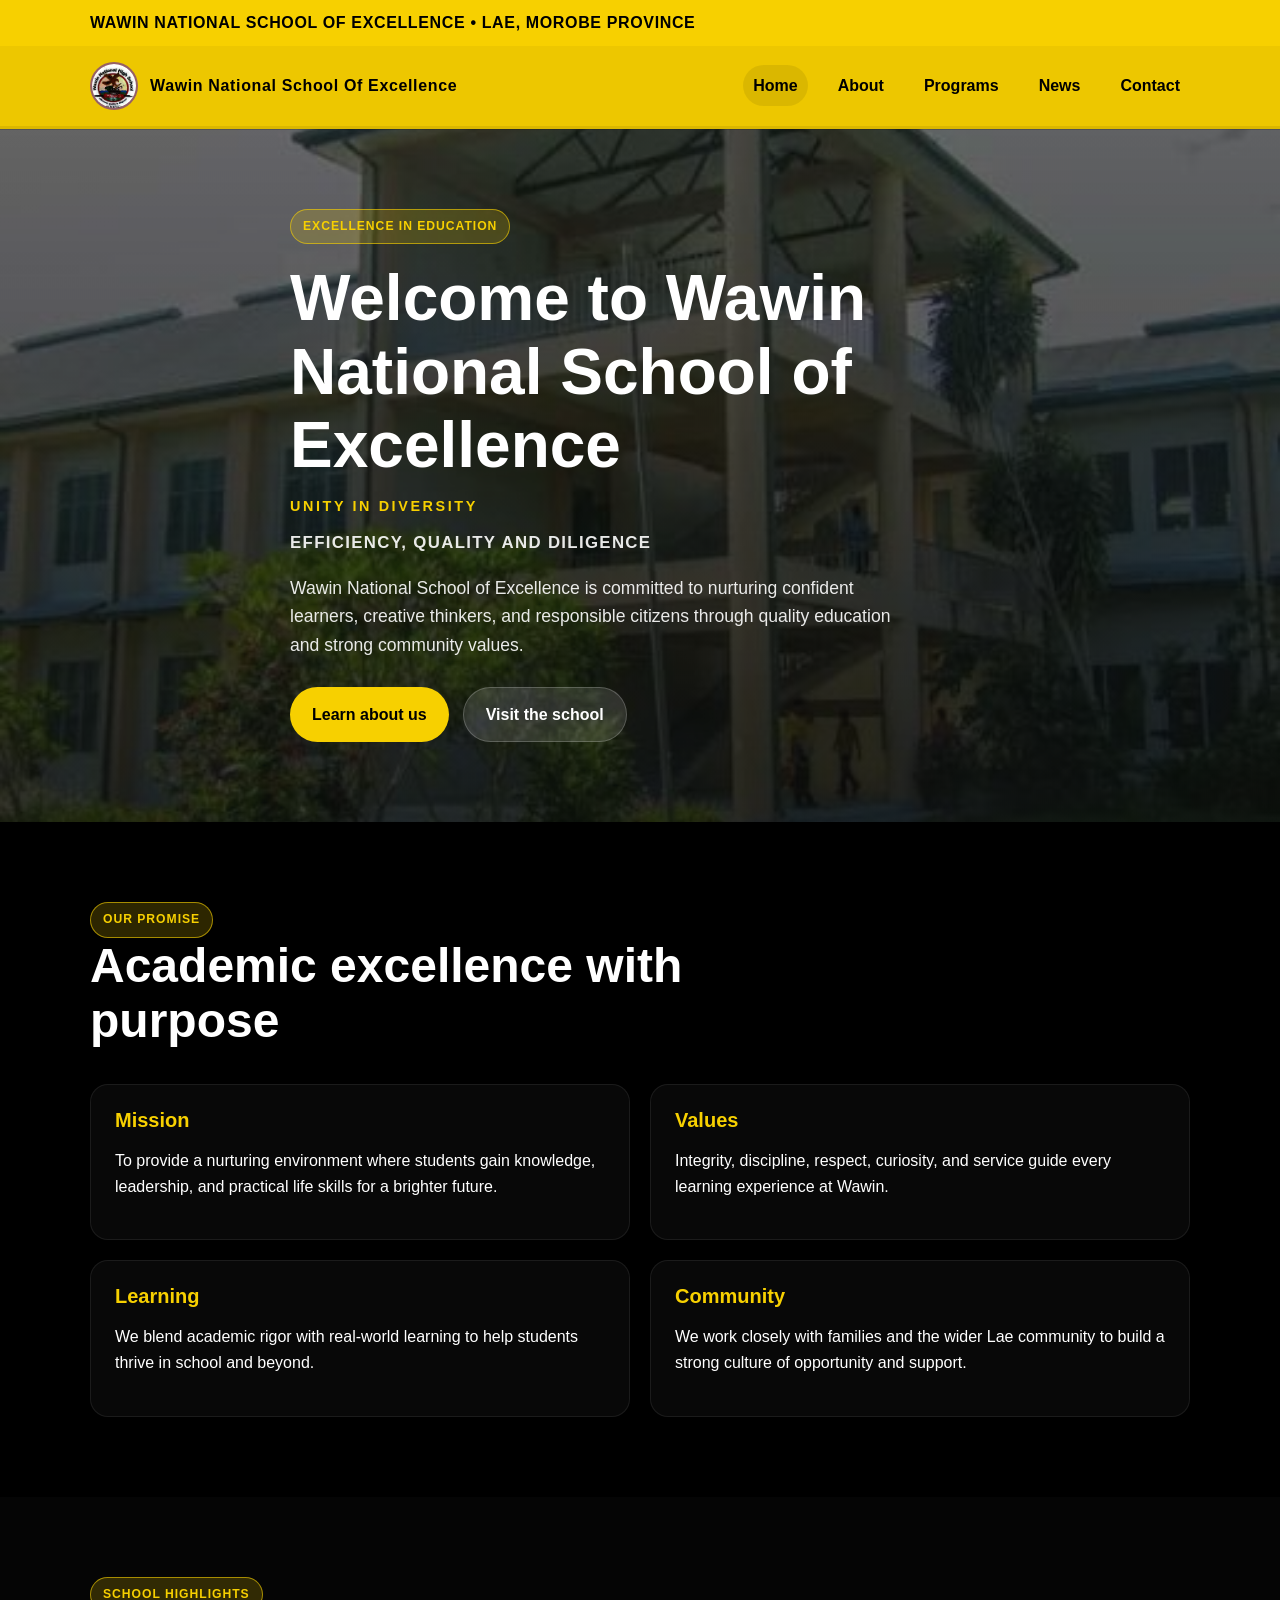
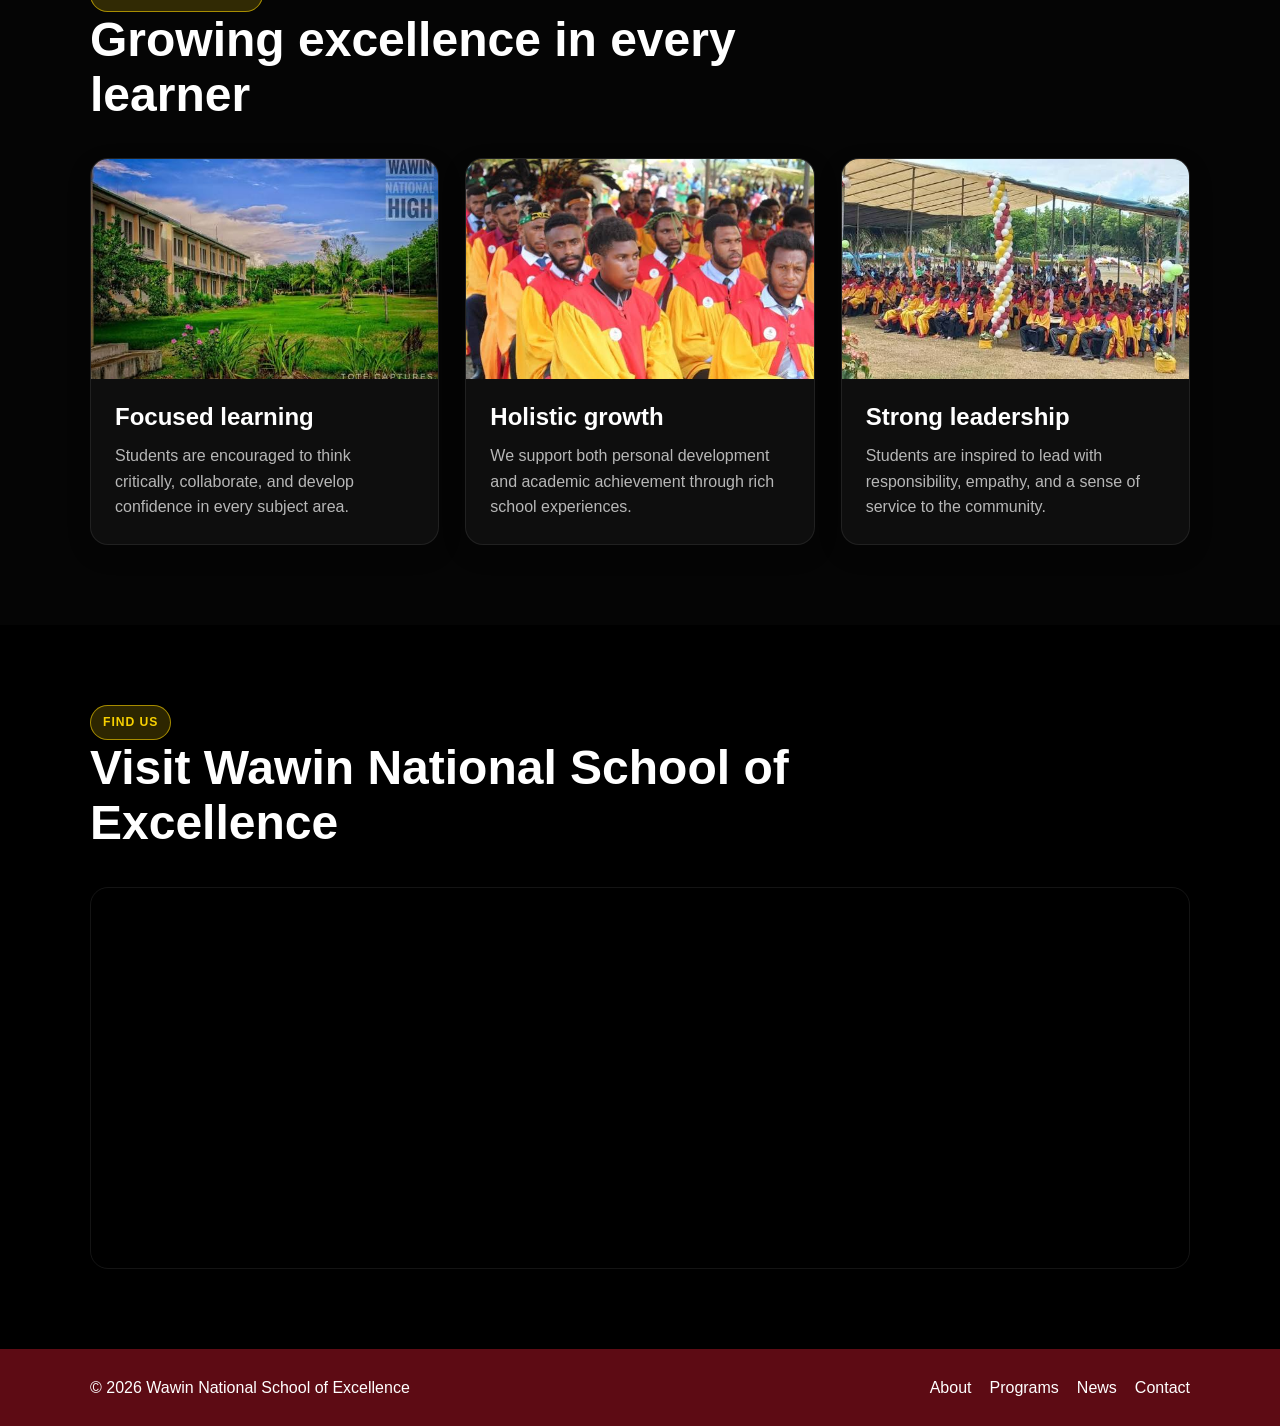
<file: index.html>
<!DOCTYPE html>
<html lang="en">
  <head>
    <meta charset="UTF-8" />
    <meta name="viewport" content="width=device-width, initial-scale=1.0" />
    <title>Wawin National School of Excellence | Home</title>
    <meta name="description" content="Wawin National School of Excellence provides quality education in Lae, Morobe Province, with a focus on academic excellence, leadership, and community service." />
    <link rel="stylesheet" href="style.css" />
  </head>
  <body>
    <div class="topbar">
      <div class="container">WAWIN NATIONAL SCHOOL OF EXCELLENCE • LAE, MOROBE PROVINCE</div>
    </div>

    <header>
      <div class="container nav-wrap">
        <a class="brand" href="index.html" aria-label="Wawin National School of Excellence home">
          <span class="brand-mark"><img src="images/grass.jpg" alt="Wawin school badge" /></span>
          <span>Wawin National School Of Excellence</span>
        </a>
        <nav aria-label="Main navigation">
          <a class="active" href="index.html">Home</a>
          <a href="about.html">About</a>
          <a href="programs.html">Programs</a>
          <a href="news.html">News</a>
          <a href="contact.html">Contact</a>
        </nav>
      </div>
    </header>

    <main>
      <section class="hero">
        <div class="container hero-content">
          <span class="eyebrow">Excellence in education</span>
          <h1>Welcome to Wawin National School of Excellence</h1>
          <p class="hero-tagline">Unity in Diversity</p>
          <p class="hero-motto">Efficiency, Quality and Diligence</p>
          <p class="lead">
            Wawin National School of Excellence is committed to nurturing confident learners,
            creative thinkers, and responsible citizens through quality education and strong community values.
          </p>
          <div class="button-row">
            <a class="btn btn-primary" href="about.html">Learn about us</a>
            <a class="btn btn-secondary" href="contact.html">Visit the school</a>
          </div>
        </div>
      </section>

      <section class="section">
        <div class="container">
          <div class="section-header">
            <span class="eyebrow">Our promise</span>
            <h2>Academic excellence with purpose</h2>
          </div>

          <div class="feature-list">
            <div class="feature-item">
              <h3>Mission</h3>
              <p>To provide a nurturing environment where students gain knowledge, leadership, and practical life skills for a brighter future.</p>
            </div>
            <div class="feature-item">
              <h3>Values</h3>
              <p>Integrity, discipline, respect, curiosity, and service guide every learning experience at Wawin.</p>
            </div>
            <div class="feature-item">
              <h3>Learning</h3>
              <p>We blend academic rigor with real-world learning to help students thrive in school and beyond.</p>
            </div>
            <div class="feature-item">
              <h3>Community</h3>
              <p>We work closely with families and the wider Lae community to build a strong culture of opportunity and support.</p>
            </div>
          </div>
        </div>
      </section>

      <section class="section section-alt">
        <div class="container">
          <div class="section-header">
            <span class="eyebrow">School highlights</span>
            <h2>Growing excellence in every learner</h2>
          </div>

          <div class="grid-3">
            <article class="card">
              <img src="images/yeno.jpg" alt="Students learning in a classroom" />
              <div class="card-body">
                <h3>Focused learning</h3>
                <p>Students are encouraged to think critically, collaborate, and develop confidence in every subject area.</p>
              </div>
            </article>
            <article class="card">
              <img src="images/den.jpg" alt="School programs and activities" />
              <div class="card-body">
                <h3>Holistic growth</h3>
                <p>We support both personal development and academic achievement through rich school experiences.</p>
              </div>
            </article>
            <article class="card">
              <img src="images/how.jpg" alt="School event and leadership" />
              <div class="card-body">
                <h3>Strong leadership</h3>
                <p>Students are inspired to lead with responsibility, empathy, and a sense of service to the community.</p>
              </div>
            </article>
          </div>
        </div>
      </section>

      <section class="section">
        <div class="container">
          <div class="section-header">
            <span class="eyebrow">Find us</span>
            <h2>Visit Wawin National School of Excellence</h2>
          </div>

          <div class="map-box">
            <iframe src="https://www.google.com/maps?q=Wawin%20National%20School%20of%20Excellence%20Lae%20Papua%20New%20Guinea&output=embed" title="Map showing Wawin National School of Excellence in Lae" loading="lazy" allowfullscreen></iframe>
          </div>
        </div>
      </section>
    </main>

    <footer>
      <div class="container footer-wrap">
        <p>© 2026 Wawin National School of Excellence</p>
        <div class="footer-links">
          <a href="about.html">About</a>
          <a href="programs.html">Programs</a>
          <a href="news.html">News</a>
          <a href="contact.html">Contact</a>
        </div>
      </div>
    </footer>
  </body>
</html>
</file>
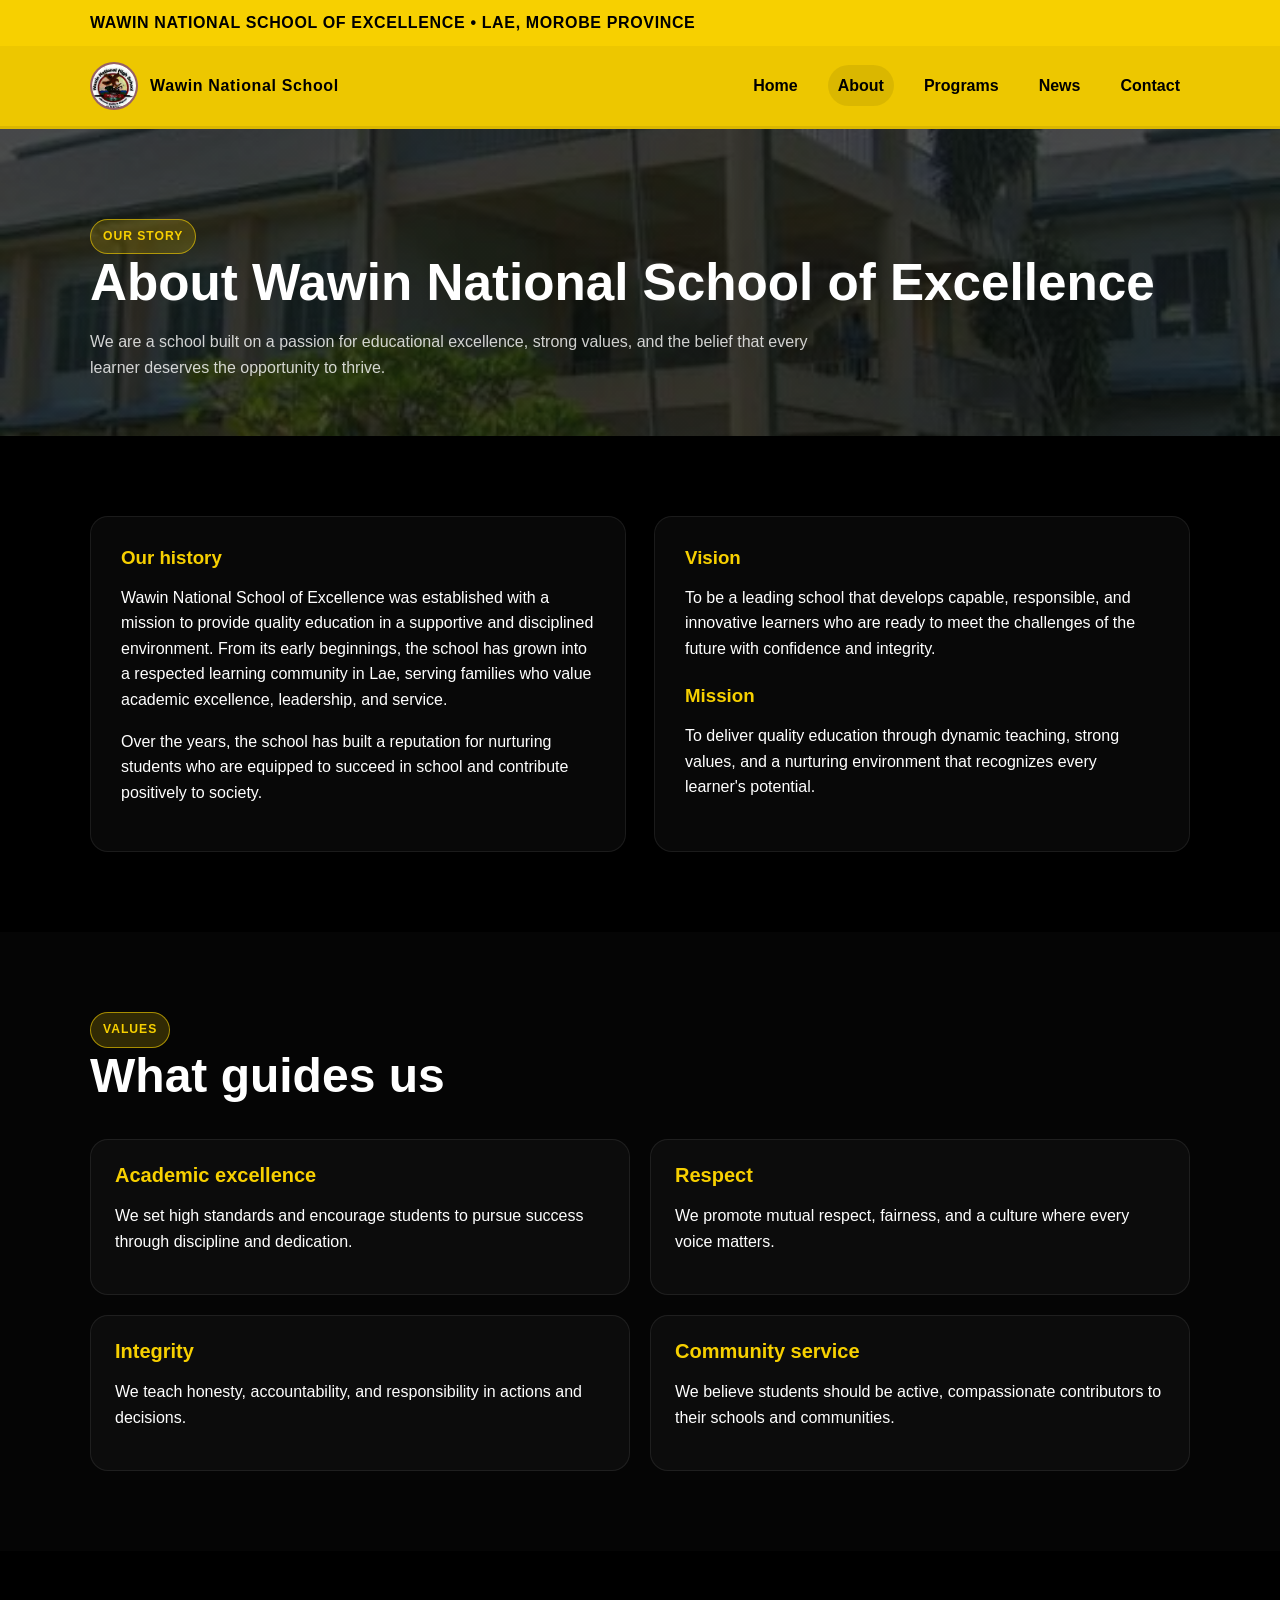
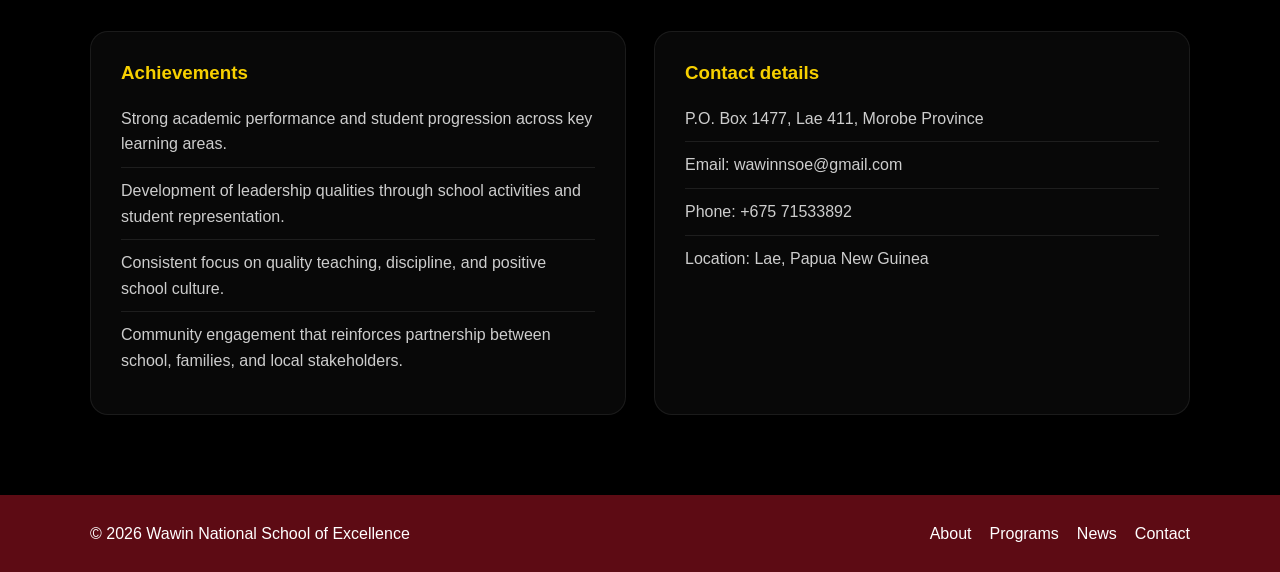
<file: about.html>
<!DOCTYPE html>
<html lang="en">
  <head>
    <meta charset="UTF-8" />
    <meta name="viewport" content="width=device-width, initial-scale=1.0" />
    <title>About | Wawin National School of Excellence</title>
    <meta name="description" content="Learn about Wawin National School of Excellence, its history, mission, vision, values, and achievements in Lae, Morobe Province." />
    <link rel="stylesheet" href="style.css" />
  </head>
  <body>
    <div class="topbar">
      <div class="container">WAWIN NATIONAL SCHOOL OF EXCELLENCE • LAE, MOROBE PROVINCE</div>
    </div>

    <header>
      <div class="container nav-wrap">
        <a class="brand" href="index.html" aria-label="Wawin National School of Excellence home">
          <span class="brand-mark"><img src="images/grass.jpg" alt="Wawin school badge" /></span>
          <span>Wawin National School</span>
        </a>
        <nav aria-label="Main navigation">
          <a href="index.html">Home</a>
          <a class="active" href="about.html">About</a>
          <a href="programs.html">Programs</a>
          <a href="news.html">News</a>
          <a href="contact.html">Contact</a>
        </nav>
      </div>
    </header>

    <main>
      <section class="page-header">
        <div class="container">
          <span class="eyebrow">Our story</span>
          <h1>About Wawin National School of Excellence</h1>
          <p>We are a school built on a passion for educational excellence, strong values, and the belief that every learner deserves the opportunity to thrive.</p>
        </div>
      </section>

      <section class="section">
        <div class="container story-grid">
          <div class="info-panel">
            <h3>Our history</h3>
            <p>Wawin National School of Excellence was established with a mission to provide quality education in a supportive and disciplined environment. From its early beginnings, the school has grown into a respected learning community in Lae, serving families who value academic excellence, leadership, and service.</p>
            <p>Over the years, the school has built a reputation for nurturing students who are equipped to succeed in school and contribute positively to society.</p>
          </div>

          <div class="info-panel">
            <h3>Vision</h3>
            <p>To be a leading school that develops capable, responsible, and innovative learners who are ready to meet the challenges of the future with confidence and integrity.</p>
            <h3 style="margin-top: 24px;">Mission</h3>
            <p>To deliver quality education through dynamic teaching, strong values, and a nurturing environment that recognizes every learner's potential.</p>
          </div>
        </div>
      </section>

      <section class="section section-alt">
        <div class="container">
          <div class="section-header">
            <span class="eyebrow">Values</span>
            <h2>What guides us</h2>
          </div>

          <div class="feature-list">
            <div class="feature-item">
              <h3>Academic excellence</h3>
              <p>We set high standards and encourage students to pursue success through discipline and dedication.</p>
            </div>
            <div class="feature-item">
              <h3>Respect</h3>
              <p>We promote mutual respect, fairness, and a culture where every voice matters.</p>
            </div>
            <div class="feature-item">
              <h3>Integrity</h3>
              <p>We teach honesty, accountability, and responsibility in actions and decisions.</p>
            </div>
            <div class="feature-item">
              <h3>Community service</h3>
              <p>We believe students should be active, compassionate contributors to their schools and communities.</p>
            </div>
          </div>
        </div>
      </section>

      <section class="section">
        <div class="container story-grid">
          <div class="info-panel">
            <h3>Achievements</h3>
            <ul class="list">
              <li>Strong academic performance and student progression across key learning areas.</li>
              <li>Development of leadership qualities through school activities and student representation.</li>
              <li>Consistent focus on quality teaching, discipline, and positive school culture.</li>
              <li>Community engagement that reinforces partnership between school, families, and local stakeholders.</li>
            </ul>
          </div>

          <div class="info-panel">
            <h3>Contact details</h3>
            <ul class="list">
              <li>P.O. Box 1477, Lae 411, Morobe Province</li>
              <li>Email: wawinnsoe@gmail.com</li>
              <li>Phone: +675 71533892</li>
              <li>Location: Lae, Papua New Guinea</li>
            </ul>
          </div>
        </div>
      </section>
    </main>

    <footer>
      <div class="container footer-wrap">
        <p>© 2026 Wawin National School of Excellence</p>
        <div class="footer-links">
          <a href="about.html">About</a>
          <a href="programs.html">Programs</a>
          <a href="news.html">News</a>
          <a href="contact.html">Contact</a>
        </div>
      </div>
    </footer>
  </body>
</html>
</file>
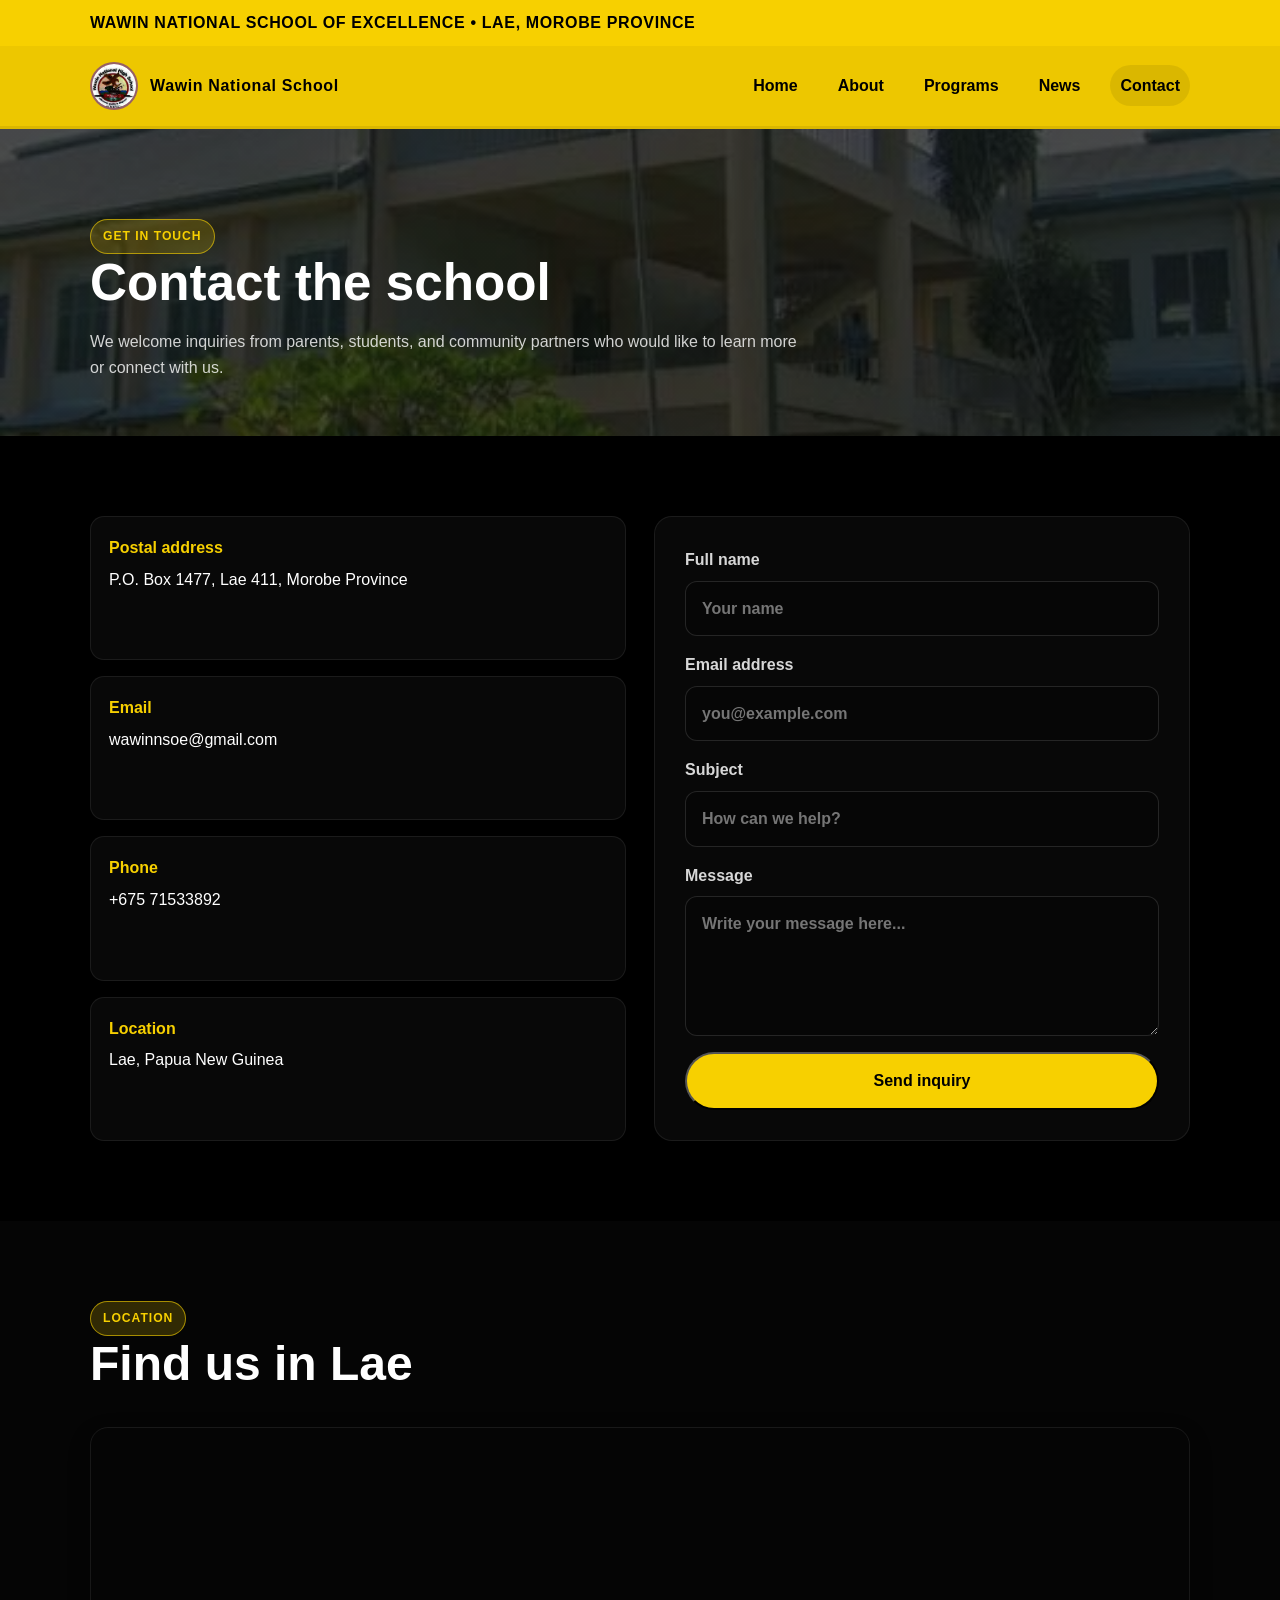
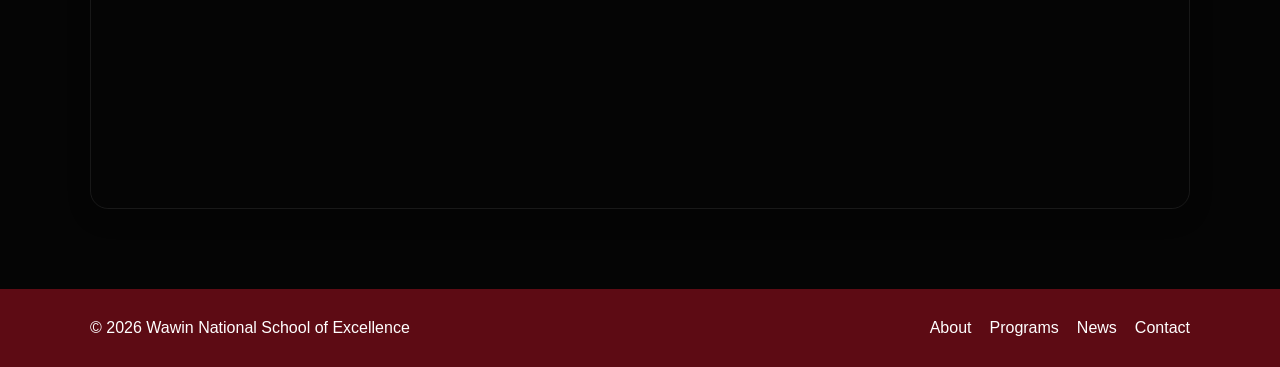
<file: contact.html>
<!DOCTYPE html>
<html lang="en">
  <head>
    <meta charset="UTF-8" />
    <meta name="viewport" content="width=device-width, initial-scale=1.0" />
    <title>Contact | Wawin National School of Excellence</title>
    <meta name="description" content="Contact Wawin National School of Excellence in Lae, Papua New Guinea, using the provided details or the direct inquiry form on this page." />
    <link rel="stylesheet" href="style.css" />
  </head>
  <body>
    <div class="topbar">
      <div class="container">WAWIN NATIONAL SCHOOL OF EXCELLENCE • LAE, MOROBE PROVINCE</div>
    </div>

    <header>
      <div class="container nav-wrap">
        <a class="brand" href="index.html" aria-label="Wawin National School of Excellence home">
          <span class="brand-mark"><img src="images/grass.jpg" alt="Wawin school badge" /></span>
          <span>Wawin National School</span>
        </a>
        <nav aria-label="Main navigation">
          <a href="index.html">Home</a>
          <a href="about.html">About</a>
          <a href="programs.html">Programs</a>
          <a href="news.html">News</a>
          <a class="active" href="contact.html">Contact</a>
        </nav>
      </div>
    </header>

    <main>
      <section class="page-header">
        <div class="container">
          <span class="eyebrow">Get in touch</span>
          <h1>Contact the school</h1>
          <p>We welcome inquiries from parents, students, and community partners who would like to learn more or connect with us.</p>
        </div>
      </section>

      <section class="section">
        <div class="container contact-grid">
          <div class="contact-details">
            <div>
              <strong>Postal address</strong>
              P.O. Box 1477, Lae 411, Morobe Province
            </div>
            <div>
              <strong>Email</strong>
              wawinnsoe@gmail.com
            </div>
            <div>
              <strong>Phone</strong>
              +675 71533892
            </div>
            <div>
              <strong>Location</strong>
              Lae, Papua New Guinea
            </div>
          </div>

          <form class="contact-form" action="#" method="post">
            <label>
              Full name
              <input type="text" name="name" placeholder="Your name" />
            </label>
            <label>
              Email address
              <input type="email" name="email" placeholder="you@example.com" />
            </label>
            <label>
              Subject
              <input type="text" name="subject" placeholder="How can we help?" />
            </label>
            <label>
              Message
              <textarea name="message" placeholder="Write your message here..."></textarea>
            </label>
            <button class="btn btn-primary" type="submit">Send inquiry</button>
          </form>
        </div>
      </section>

      <section class="section section-alt">
        <div class="container">
          <div class="section-header">
            <span class="eyebrow">Location</span>
            <h2>Find us in Lae</h2>
          </div>

          <div class="map-box">
            <iframe src="https://www.google.com/maps?q=Wawin%20National%20School%20of%20Excellence%20Lae%20Papua%20New%20Guinea&output=embed" title="Map of Wawin National School of Excellence in Lae" loading="lazy" allowfullscreen></iframe>
          </div>
        </div>
      </section>
    </main>

    <footer>
      <div class="container footer-wrap">
        <p>© 2026 Wawin National School of Excellence</p>
        <div class="footer-links">
          <a href="about.html">About</a>
          <a href="programs.html">Programs</a>
          <a href="news.html">News</a>
          <a href="contact.html">Contact</a>
        </div>
      </div>
    </footer>
  </body>
</html>
</file>
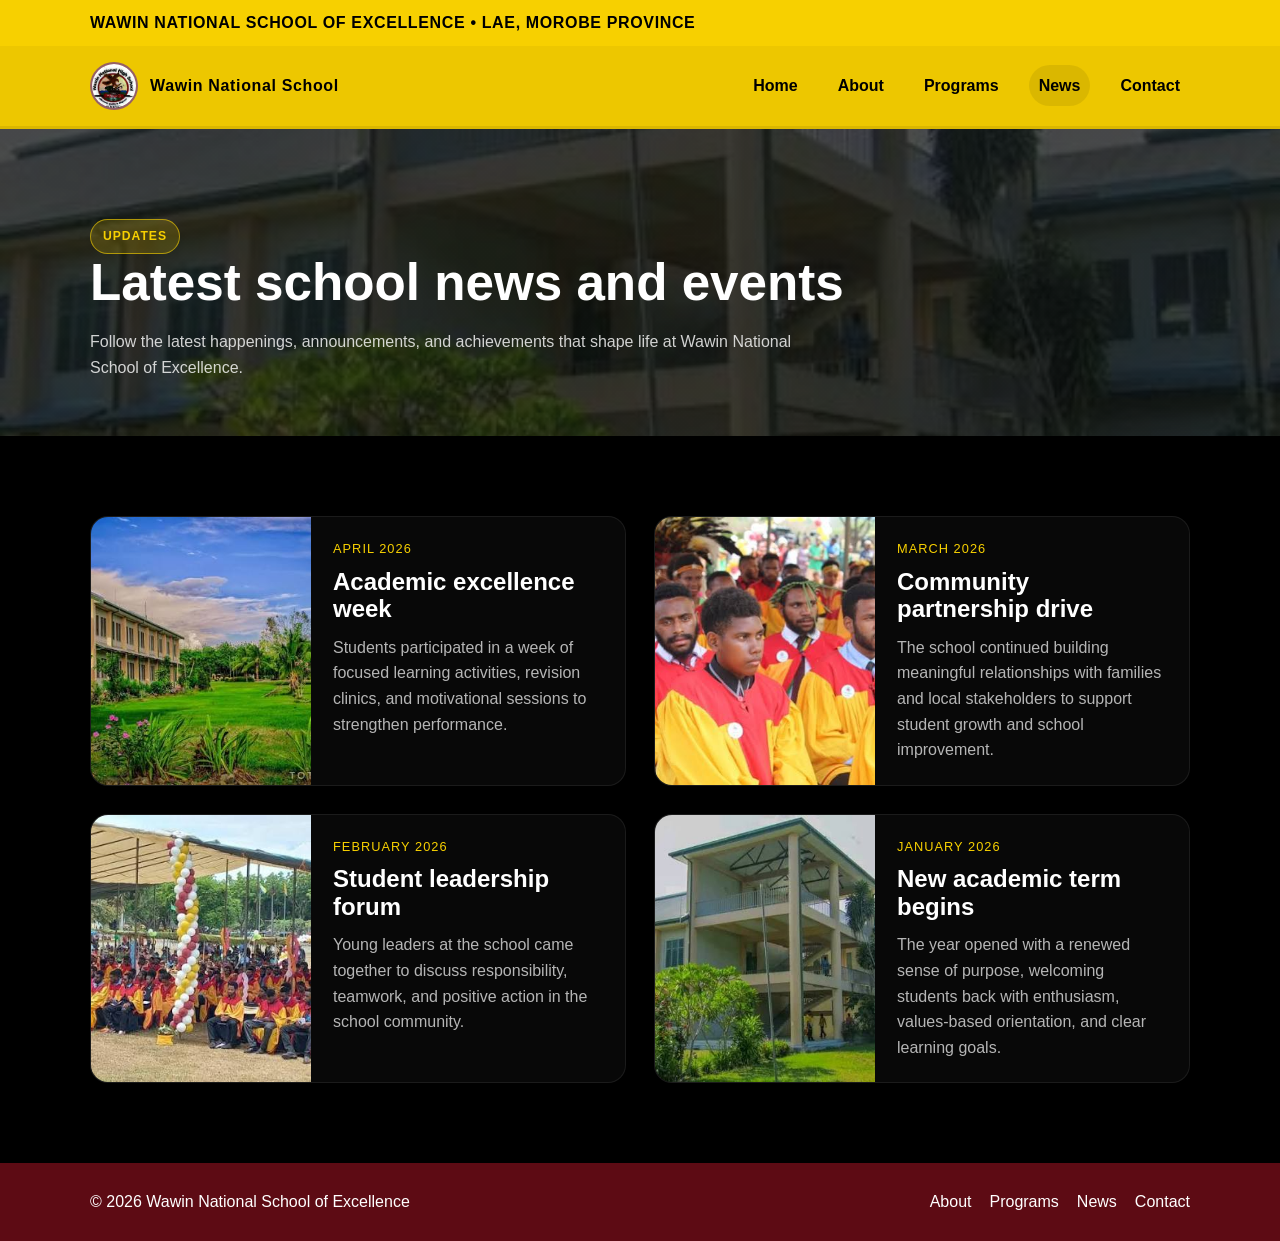
<file: news.html>
<!DOCTYPE html>
<html lang="en">
  <head>
    <meta charset="UTF-8" />
    <meta name="viewport" content="width=device-width, initial-scale=1.0" />
    <title>News | Wawin National School of Excellence</title>
    <meta name="description" content="Stay informed with the latest school events, announcements, and student highlights from Wawin National School of Excellence." />
    <link rel="stylesheet" href="style.css" />
  </head>
  <body>
    <div class="topbar">
      <div class="container">WAWIN NATIONAL SCHOOL OF EXCELLENCE • LAE, MOROBE PROVINCE</div>
    </div>

    <header>
      <div class="container nav-wrap">
        <a class="brand" href="index.html" aria-label="Wawin National School of Excellence home">
          <span class="brand-mark"><img src="images/grass.jpg" alt="Wawin school badge" /></span>
          <span>Wawin National School</span>
        </a>
        <nav aria-label="Main navigation">
          <a href="index.html">Home</a>
          <a href="about.html">About</a>
          <a href="programs.html">Programs</a>
          <a class="active" href="news.html">News</a>
          <a href="contact.html">Contact</a>
        </nav>
      </div>
    </header>

    <main>
      <section class="page-header">
        <div class="container">
          <span class="eyebrow">Updates</span>
          <h1>Latest school news and events</h1>
          <p>Follow the latest happenings, announcements, and achievements that shape life at Wawin National School of Excellence.</p>
        </div>
      </section>

      <section class="section">
        <div class="container news-grid">
          <article class="news-card">
            <img src="images/yeno.jpg" alt="Students engaging in school activity" />
            <div class="card-body">
              <div class="meta">April 2026</div>
              <h3>Academic excellence week</h3>
              <p>Students participated in a week of focused learning activities, revision clinics, and motivational sessions to strengthen performance.</p>
            </div>
          </article>

          <article class="news-card">
            <img src="images/den.jpg" alt="School event and community engagement" />
            <div class="card-body">
              <div class="meta">March 2026</div>
              <h3>Community partnership drive</h3>
              <p>The school continued building meaningful relationships with families and local stakeholders to support student growth and school improvement.</p>
            </div>
          </article>

          <article class="news-card">
            <img src="images/how.jpg" alt="Students celebrating achievement" />
            <div class="card-body">
              <div class="meta">February 2026</div>
              <h3>Student leadership forum</h3>
              <p>Young leaders at the school came together to discuss responsibility, teamwork, and positive action in the school community.</p>
            </div>
          </article>

          <article class="news-card">
            <img src="images/muno.jpg" alt="School environment and learning space" />
            <div class="card-body">
              <div class="meta">January 2026</div>
              <h3>New academic term begins</h3>
              <p>The year opened with a renewed sense of purpose, welcoming students back with enthusiasm, values-based orientation, and clear learning goals.</p>
            </div>
          </article>
        </div>
      </section>
    </main>

    <footer>
      <div class="container footer-wrap">
        <p>© 2026 Wawin National School of Excellence</p>
        <div class="footer-links">
          <a href="about.html">About</a>
          <a href="programs.html">Programs</a>
          <a href="news.html">News</a>
          <a href="contact.html">Contact</a>
        </div>
      </div>
    </footer>
  </body>
</html>
</file>
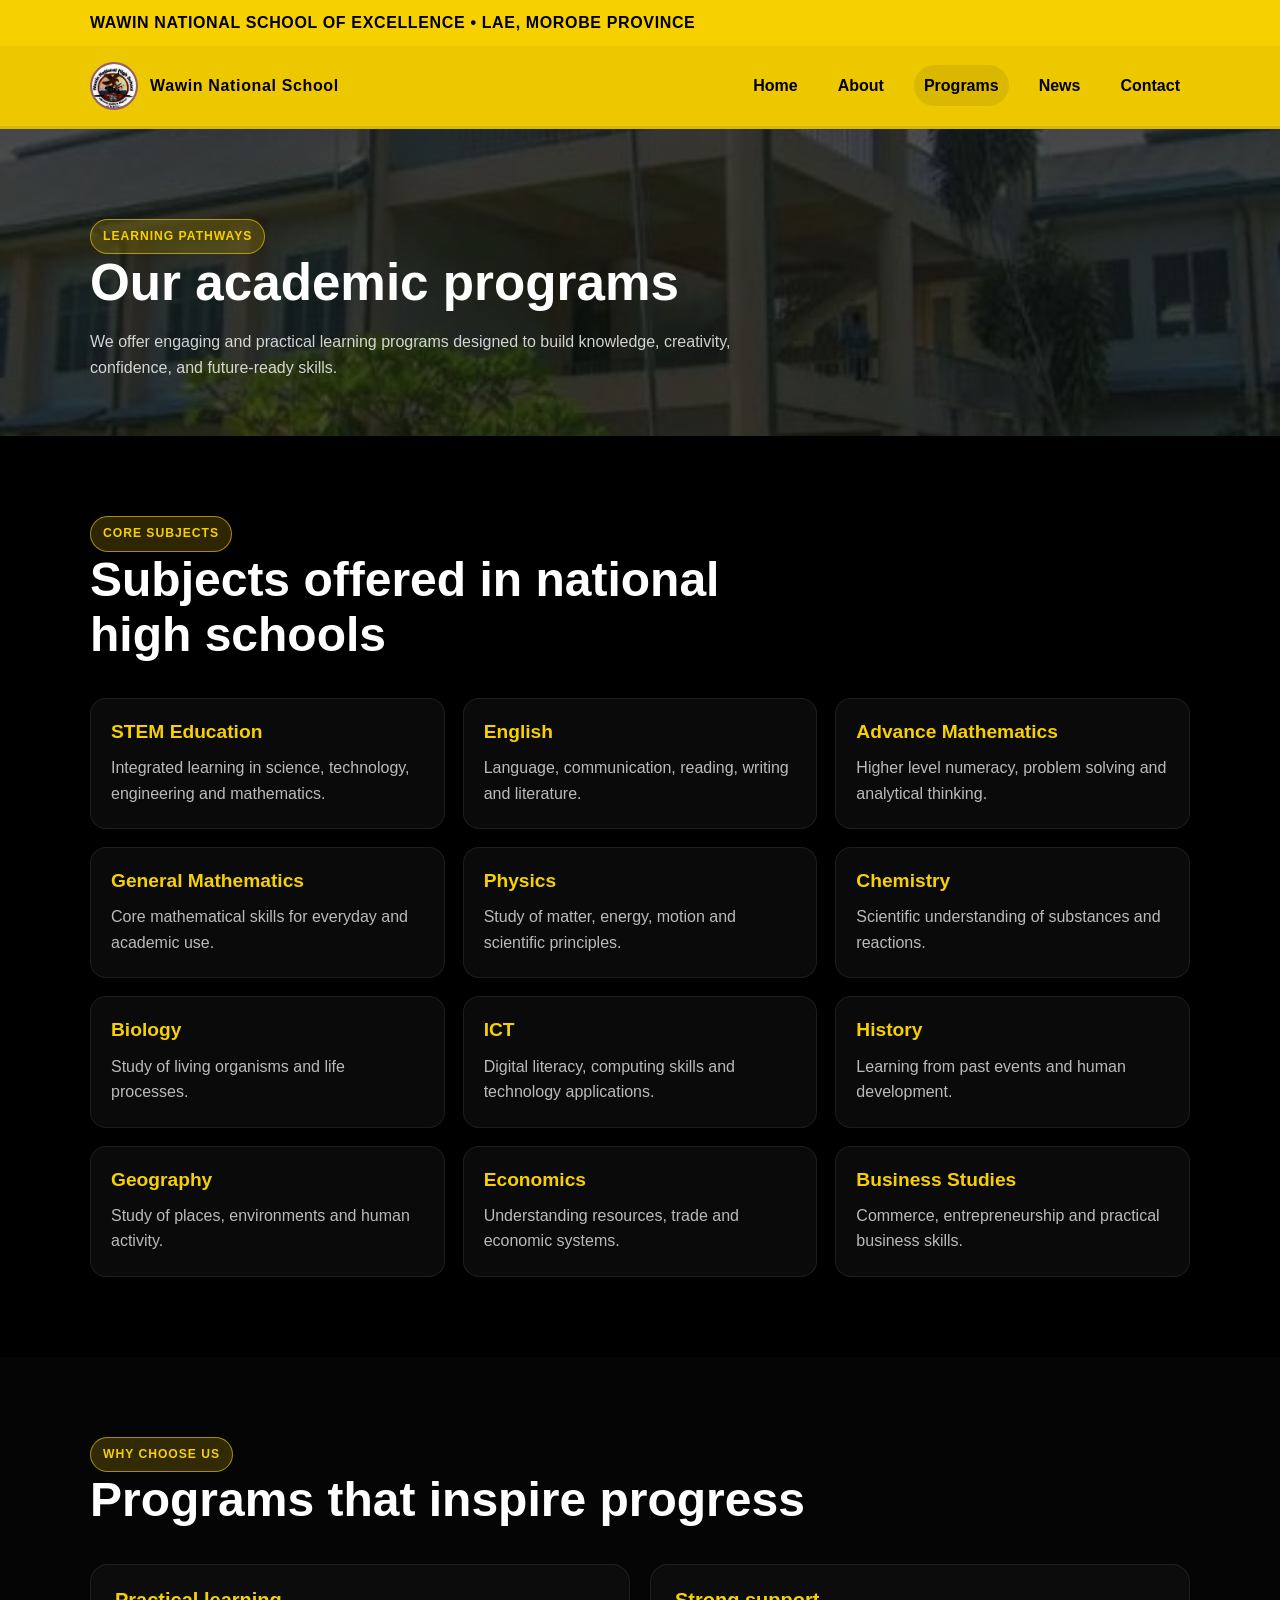
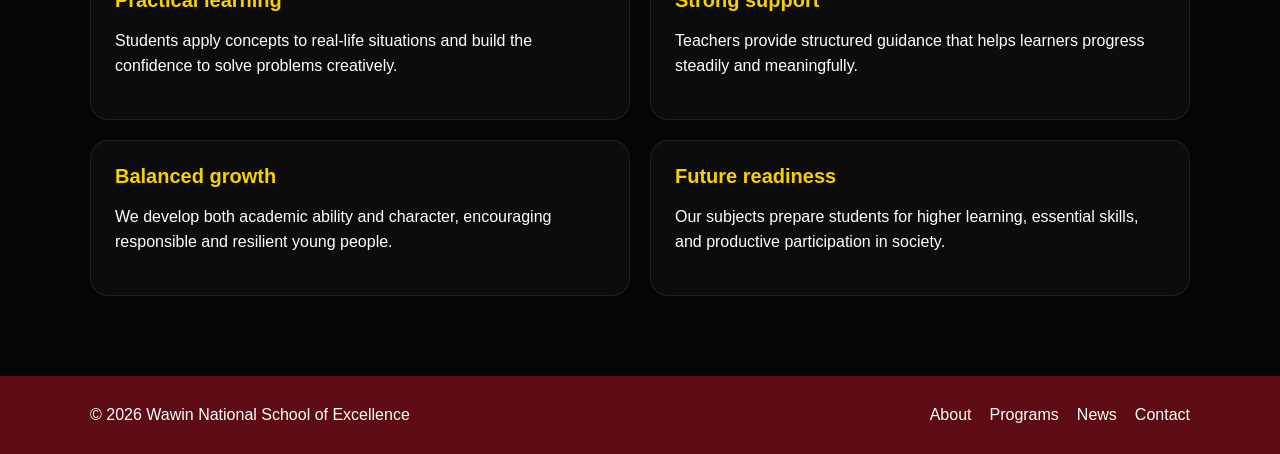
<file: programs.html>
<!DOCTYPE html>
<html lang="en">
  <head>
    <meta charset="UTF-8" />
    <meta name="viewport" content="width=device-width, initial-scale=1.0" />
    <title>Programs | Wawin National School of Excellence</title>
    <meta name="description" content="Explore the academic programs at Wawin National School of Excellence, including STEM, English, and ICT." />
    <link rel="stylesheet" href="style.css" />
  </head>
  <body>
    <div class="topbar">
      <div class="container">WAWIN NATIONAL SCHOOL OF EXCELLENCE • LAE, MOROBE PROVINCE</div>
    </div>

    <header>
      <div class="container nav-wrap">
        <a class="brand" href="index.html" aria-label="Wawin National School of Excellence home">
          <span class="brand-mark"><img src="images/grass.jpg" alt="Wawin school badge" /></span>
          <span>Wawin National School</span>
        </a>
        <nav aria-label="Main navigation">
          <a href="index.html">Home</a>
          <a href="about.html">About</a>
          <a class="active" href="programs.html">Programs</a>
          <a href="news.html">News</a>
          <a href="contact.html">Contact</a>
        </nav>
      </div>
    </header>

    <main>
      <section class="page-header">
        <div class="container">
          <span class="eyebrow">Learning pathways</span>
          <h1>Our academic programs</h1>
          <p>We offer engaging and practical learning programs designed to build knowledge, creativity, confidence, and future-ready skills.</p>
        </div>
      </section>

      <section class="section">
        <div class="container">
          <div class="section-header">
            <span class="eyebrow">Core subjects</span>
            <h2>Subjects offered in national high schools</h2>
          </div>

          <div class="subject-grid">
            <div class="subject-card">
              <h3>STEM Education</h3>
              <p>Integrated learning in science, technology, engineering and mathematics.</p>
            </div>
            <div class="subject-card">
              <h3>English</h3>
              <p>Language, communication, reading, writing and literature.</p>
            </div>
            <div class="subject-card">
              <h3>Advance Mathematics</h3>
              <p>Higher level numeracy, problem solving and analytical thinking.</p>
            </div>
            <div class="subject-card">
              <h3>General Mathematics</h3>
              <p>Core mathematical skills for everyday and academic use.</p>
            </div>
            <div class="subject-card">
              <h3>Physics</h3>
              <p>Study of matter, energy, motion and scientific principles.</p>
            </div>
            <div class="subject-card">
              <h3>Chemistry</h3>
              <p>Scientific understanding of substances and reactions.</p>
            </div>
            <div class="subject-card">
              <h3>Biology</h3>
              <p>Study of living organisms and life processes.</p>
            </div>
            <div class="subject-card">
              <h3>ICT</h3>
              <p>Digital literacy, computing skills and technology applications.</p>
            </div>
            <div class="subject-card">
              <h3>History</h3>
              <p>Learning from past events and human development.</p>
            </div>
            <div class="subject-card">
              <h3>Geography</h3>
              <p>Study of places, environments and human activity.</p>
            </div>
            <div class="subject-card">
              <h3>Economics</h3>
              <p>Understanding resources, trade and economic systems.</p>
            </div>
            <div class="subject-card">
              <h3>Business Studies</h3>
              <p>Commerce, entrepreneurship and practical business skills.</p>
            </div>
          </div>
        </div>
      </section>

      <section class="section section-alt">
        <div class="container">
          <div class="section-header">
            <span class="eyebrow">Why choose us</span>
            <h2>Programs that inspire progress</h2>
          </div>

          <div class="feature-list">
            <div class="feature-item">
              <h3>Practical learning</h3>
              <p>Students apply concepts to real-life situations and build the confidence to solve problems creatively.</p>
            </div>
            <div class="feature-item">
              <h3>Strong support</h3>
              <p>Teachers provide structured guidance that helps learners progress steadily and meaningfully.</p>
            </div>
            <div class="feature-item">
              <h3>Balanced growth</h3>
              <p>We develop both academic ability and character, encouraging responsible and resilient young people.</p>
            </div>
            <div class="feature-item">
              <h3>Future readiness</h3>
              <p>Our subjects prepare students for higher learning, essential skills, and productive participation in society.</p>
            </div>
          </div>
        </div>
      </section>
    </main>

    <footer>
      <div class="container footer-wrap">
        <p>© 2026 Wawin National School of Excellence</p>
        <div class="footer-links">
          <a href="about.html">About</a>
          <a href="programs.html">Programs</a>
          <a href="news.html">News</a>
          <a href="contact.html">Contact</a>
        </div>
      </div>
    </footer>
  </body>
</html>
</file>
<file: style.css>
* {
  box-sizing: border-box;
}

:root {
  --yellow: #f7d000;
  --yellow-deep: #d9b100;
  --black: #000000;
  --maroon: #5d0b14;
  --maroon-deep: #3b070d;
  --gray: #f3f3f3;
  --text: #10141109;
  --white: #ffffff;
  --shadow: 0 8px 25px rgba(0, 0, 0, 0.15);
}

html {
  scroll-behavior: smooth;
}

body {
  margin: 0;
  font-family: Arial, Helvetica, sans-serif;
  background: var(--black);
  color: var(--white);
  line-height: 1.6;
}

img {
  max-width: 100%;
  display: block;
}

a {
  color: inherit;
  text-decoration: none;
}

.container {
  width: min(1100px, calc(100% - 32px));
  margin: 0 auto;
}

.topbar {
  background: var(--yellow);
  color: var(--black);
  font-weight: 700;
  padding: 10px 0;
  letter-spacing: 0.04em;
}

header {
  position: sticky;
  top: 0;
  z-index: 10;
  background: rgba(247, 208, 0, 0.96);
  backdrop-filter: blur(8px);
  border-bottom: 3px solid rgba(0, 0, 0, 0.08);
}

.nav-wrap {
  display: flex;
  align-items: center;
  justify-content: space-between;
  padding: 16px 0;
}

.brand {
  display: flex;
  align-items: center;
  gap: 12px;
  font-weight: 900;
  letter-spacing: 0.04em;
  color: var(--black);
}

.brand-mark {
  width: 48px;
  height: 48px;
  border-radius: 50%;
  display: grid;
  place-items: center;
  background: var(--maroon);
  color: var(--white);
  box-shadow: inset 0 0 0 3px rgba(255,255,255,0.15);
  overflow: hidden;
  border: 2px solid rgba(255,255,255,0.35);
}

.brand-mark img {
  width: 100%;
  height: 100%;
  object-fit: cover;
  display: block;
}

nav {
  display: flex;
  gap: 20px;
  flex-wrap: wrap;
  align-items: center;
}

nav a {
  color: var(--black);
  font-weight: 700;
  padding: 8px 10px;
  border-radius: 999px;
  transition: 0.25s ease;
}

nav a:hover,
nav a.active {
  background: rgba(0, 0, 0, 0.08);
}

.hero {
  min-height: 600px;
  display: flex;
  align-items: center;
  background-image: linear-gradient(rgba(12, 12, 12, 0.55), rgba(12, 12, 12, 0.78)), url('images/muno.jpg');
  background-position: center;
  background-size: cover;
}

.hero-content {
  width: min(700px, 100%);
  padding: 80px 0;
}

.eyebrow {
  display: inline-block;
  background: rgba(247, 208, 0, 0.18);
  border: 1px solid rgba(247, 208, 0, 0.6);
  color: var(--yellow);
  padding: 7px 12px;
  border-radius: 999px;
  letter-spacing: 0.08em;
  font-size: 0.76rem;
  text-transform: uppercase;
  font-weight: 700;
}

h1, h2, h3 {
  line-height: 1.15;
  margin: 0 0 12px;
}

.hero h1 {
  font-size: clamp(2.4rem, 5vw, 4.3rem);
  color: var(--white);
  margin-top: 18px;
}

.lead {
  font-size: 1.1rem;
  color: rgba(255,255,255,0.9);
  max-width: 620px;
  margin-bottom: 28px;
}

.hero-tagline {
  margin: 0 0 12px;
  font-size: 0.9rem;
  letter-spacing: 0.18em;
  text-transform: uppercase;
  color: var(--yellow);
  font-weight: 800;
}

.hero-motto {
  margin: 0 0 16px;
  font-size: 1.05rem;
  letter-spacing: 0.08em;
  text-transform: uppercase;
  color: rgba(255,255,255,0.9);
  font-weight: 700;
}

.button-row {
  display: flex;
  flex-wrap: wrap;
  gap: 14px;
}

.btn {
  display: inline-flex;
  align-items: center;
  justify-content: center;
  border-radius: 999px;
  padding: 14px 22px;
  font-weight: 800;
  transition: 0.2s ease;
}

.btn-primary {
  background: var(--yellow);
  color: var(--black);
}

.btn-primary:hover {
  background: var(--yellow-deep);
}

.btn-secondary {
  background: rgba(255,255,255,0.12);
  color: var(--white);
  border: 1px solid rgba(255,255,255,0.2);
}

.btn-secondary:hover {
  background: rgba(255,255,255,0.18);
}

.section {
  padding: 80px 0;
}

.section-alt {
  background: rgba(255,255,255,0.02);
}

.section-header {
  max-width: 720px;
  margin-bottom: 36px;
}

.section-header h2 {
  font-size: clamp(2rem, 4vw, 3rem);
  color: var(--white);
}

.section-header p {
  color: rgba(255,255,255,0.7);
}

.grid-3 {
  display: grid;
  grid-template-columns: repeat(3, minmax(0, 1fr));
  gap: 26px;
}

.card {
  background: rgba(255,255,255,0.04);
  border: 1px solid rgba(255,255,255,0.08);
  border-radius: 18px;
  overflow: hidden;
  box-shadow: var(--shadow);
}

.card img {
  width: 100%;
  height: 220px;
  object-fit: cover;
}

.card-body {
  padding: 24px;
}

.card-body h3 {
  font-size: 1.5rem;
  color: var(--white);
}

.card-body p {
  color: rgba(255,255,255,0.7);
  margin: 0;
}

.feature-list {
  display: grid;
  grid-template-columns: repeat(2, minmax(0, 1fr));
  gap: 20px;
}

.feature-item {
  padding: 24px;
  border-radius: 18px;
  background: rgba(255,255,255,0.03);
  border: 1px solid rgba(255,255,255,0.08);
}

.feature-item h3 {
  color: var(--yellow);
  font-size: 1.25rem;
}

.map-box {
  overflow: hidden;
  border-radius: 18px;
  border: 1px solid rgba(255,255,255,0.08);
  box-shadow: var(--shadow);
}

iframe {
  display: block;
  width: 100%;
  min-height: 380px;
  border: 0;
}

.page-header {
  padding: 90px 0 40px;
  background: linear-gradient(rgba(13,13,13,0.7), rgba(13,13,13,0.7)), url('images/muno.jpg') center/cover no-repeat;
}

.page-header h1 {
  font-size: clamp(2.1rem, 4vw, 3.4rem);
  margin-bottom: 10px;
}

.page-header p {
  color: rgba(255,255,255,0.8);
  max-width: 720px;
}

.story-grid,
.contact-grid,
.news-grid {
  display: grid;
  grid-template-columns: repeat(2, minmax(0, 1fr));
  gap: 28px;
}

.info-panel {
  padding: 30px;
  background: rgba(255,255,255,0.03);
  border: 1px solid rgba(255,255,255,0.08);
  border-radius: 18px;
}

.info-panel h3 {
  color: var(--yellow);
}

.list {
  list-style: none;
  padding: 0;
  margin: 0;
}

.list li {
  padding: 10px 0;
  border-bottom: 1px solid rgba(255,255,255,0.09);
  color: rgba(255,255,255,0.8);
}

.list li:last-child {
  border-bottom: none;
}

.program-grid {
  display: grid;
  grid-template-columns: repeat(3, minmax(0, 1fr));
  gap: 26px;
}

.subject-grid {
  display: grid;
  grid-template-columns: repeat(3, minmax(0, 1fr));
  gap: 18px;
}

.subject-card {
  padding: 22px 20px;
  border-radius: 16px;
  background: rgba(255,255,255,0.04);
  border: 1px solid rgba(255,255,255,0.08);
}

.subject-card h3 {
  color: var(--yellow);
  font-size: 1.2rem;
}

.subject-card p {
  margin: 0;
  color: rgba(255,255,255,0.72);
}

.program-card {
  background: rgba(255,255,255,0.04);
  border-radius: 18px;
  overflow: hidden;
  border: 1px solid rgba(255,255,255,0.08);
}

.program-card img {
  height: 210px;
  object-fit: cover;
  width: 100%;
}

.program-card .card-body {
  padding: 22px;
}

.news-card {
  display: grid;
  grid-template-columns: 220px 1fr;
  background: rgba(255,255,255,0.03);
  border: 1px solid rgba(255,255,255,0.08);
  border-radius: 18px;
  overflow: hidden;
}

.news-card img {
  height: 100%;
  object-fit: cover;
}

.news-card .card-body {
  padding: 22px;
}

.news-card .meta {
  font-size: 0.8rem;
  text-transform: uppercase;
  letter-spacing: 0.08em;
  color: var(--yellow);
  margin-bottom: 8px;
}

.contact-form {
  background: rgba(255,255,255,0.03);
  border: 1px solid rgba(255,255,255,0.08);
  border-radius: 18px;
  padding: 30px;
}

form {
  display: grid;
  gap: 16px;
}

label {
  display: grid;
  gap: 8px;
  font-weight: 700;
  color: rgba(255,255,255,0.84);
}

input, textarea, button {
  font: inherit;
}

input, textarea {
  width: 100%;
  padding: 14px 16px;
  border-radius: 12px;
  border: 1px solid rgba(255,255,255,0.12);
  background: rgba(0,0,0,0.15);
  color: var(--white);
}

textarea {
  min-height: 140px;
  resize: vertical;
}

.contact-details {
  display: grid;
  gap: 16px;
}

.contact-details div {
  background: rgba(255,255,255,0.03);
  border: 1px solid rgba(255,255,255,0.08);
  border-radius: 14px;
  padding: 18px;
}

.contact-details strong {
  color: var(--yellow);
  display: block;
  margin-bottom: 6px;
}

footer {
  background: var(--maroon);
  color: var(--white);
  padding: 26px 0;
}

.footer-wrap {
  display: flex;
  justify-content: space-between;
  align-items: center;
  gap: 18px;
  flex-wrap: wrap;
}

.footer-wrap p {
  margin: 0;
}

.footer-links {
  display: flex;
  flex-wrap: wrap;
  gap: 18px;
}

@media (max-width: 900px) {
  .grid-3,
  .program-grid,
  .subject-grid,
  .story-grid,
  .contact-grid,
  .news-grid,
  .feature-list {
    grid-template-columns: 1fr;
  }

  .nav-wrap {
    flex-direction: column;
    align-items: flex-start;
  }

  nav {
    gap: 8px;
  }

  .news-card {
    grid-template-columns: 1fr;
  }
}
</file>
